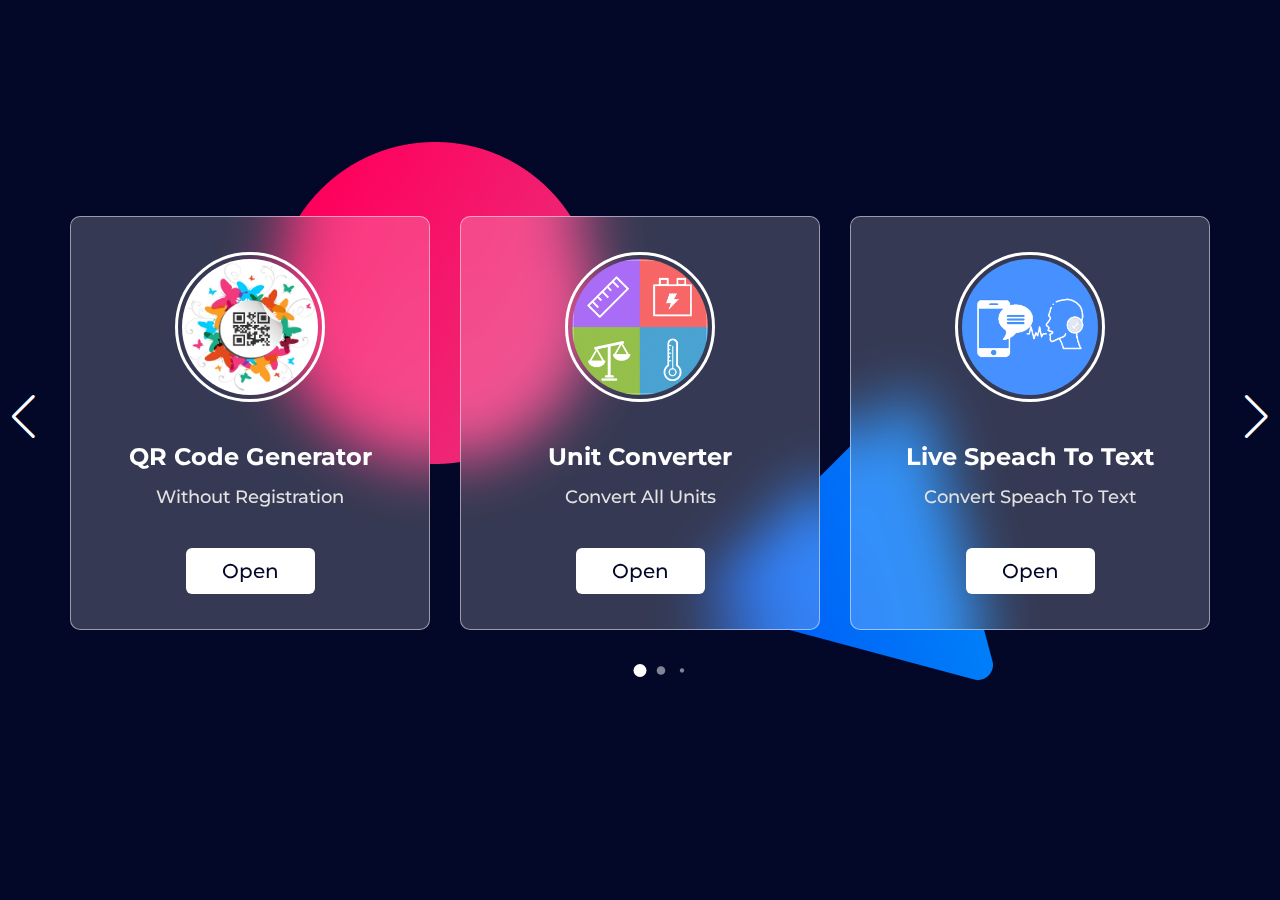
<file: index.html>
<!DOCTYPE html>
<!-- Coding By CodingNepal - www.codingnepalweb.com -->
<html lang="en">
<head>
    <meta charset="UTF-8">
    <meta name="viewport" content="width=device-width, initial-scale=1.0">
    <meta property="og:title" content="IT Tools"> 
    <meta property="og:description" content="Some Free IT Tool, use Without Registration" > 
    <meta property="og:image" content="https://itdata.ge/images/prw.png"> 
    <meta property="og:url"content="https://itdata.ge"> 
  <title>IT Tools</title>
  <!-- Linking SwiperJS CSS -->
  <link rel="stylesheet" href="style.css">
</head>
<body>
  <div class="container swiper">
    <div class="slider-wrapper">
      <div class="card-list swiper-wrapper">
        <div class="card-item swiper-slide">
          <img src="images/img-1.jpg" alt="User Image" class="user-image">
          <h2 class="user-name">QR Code Generator</h2>
          <p class="user-profession">Without Registration</p>
          <button class="message-button" onclick="openQR()" >Open</button>
        </div>

        <div class="card-item swiper-slide">
          <img src="images/img-2.jpg" alt="User Image" class="user-image">
          <h2 class="user-name">Unit Converter</h2>
          <p class="user-profession">Convert All Units</p>
          <button class="message-button" onclick="openUnit()">Open</button>
        </div>

        <div class="card-item swiper-slide">
          <img src="images/img-5.jpg" alt="User Image" class="user-image">
          <h2 class="user-name">Live Speach To Text</h2>
          <p class="user-profession">Convert Speach To Text</p>
          <button class="message-button" onclick="openText()">Open</button>
        </div>

        <div class="card-item swiper-slide">
          <img src="images/img-8.png" alt="User Image" class="user-image">
          <h2 class="user-name">Downloads</h2>
          <p class="user-profession">Mac OS & Windows Downloads</p>
          <button class="message-button" onclick="openDwn()">Open</button>
       </div>

        <div class="card-item swiper-slide">
          <img src="images/img-6.jpg" alt="User Image" class="user-image">
          <h2 class="user-name">Password Generator</h2>
          <p class="user-profession">Generate Strong Password</p>
          <button class="message-button" onclick="openPassword()">Open</button>
        </div>

        <div class="card-item swiper-slide">
          <img src="images/img-3.jpg" alt="User Image" class="user-image">
          <h2 class="user-name">Resize Your Image</h2>
          <p class="user-profession">Resize Image</p>
          <button class="message-button" onclick="openResize()">Open</button>
        </div>

        <div class="card-item swiper-slide">
          <img src="images/img-77.png" alt="User Image" class="user-image">
          <h2 class="user-name">URL Shortener</h2>
          <p class="user-profession">Fast & Simple URL Shortener</p>
        <button class="message-button" onclick="openUrl()">Open</button>
       </div>

        <div class="card-item swiper-slide">
          <img src="images/img-4.jpg" alt="User Image" class="user-image">
          <h2 class="user-name">Subnet Info</h2>
          <p class="user-profession">Get Subnet Information</p>
          <button class="message-button" onclick="openSubnet()">Open</button>
        </div>

        <div class="card-item swiper-slide">
          <img src="images/img-9.png" alt="User Image" class="user-image">
          <h2 class="user-name">Weather APP</h2>
          <p class="user-profession">Simple Weather APP</p>
        <button class="message-button" onclick="openWeather()">Open</button>
       </div>
      </div>
     
      <div class="swiper-pagination"></div>
      <div class="swiper-slide-button swiper-button-prev"></div>
      <div class="swiper-slide-button swiper-button-next"></div>
    </div>
  </div>

  <!-- Linking SwiperJS script -->
  <script src="swiper-bundle.min.js"></script>

  <!-- Linking custom script -->
  <script src="script.js"></script>
</body>
</html>
</file>
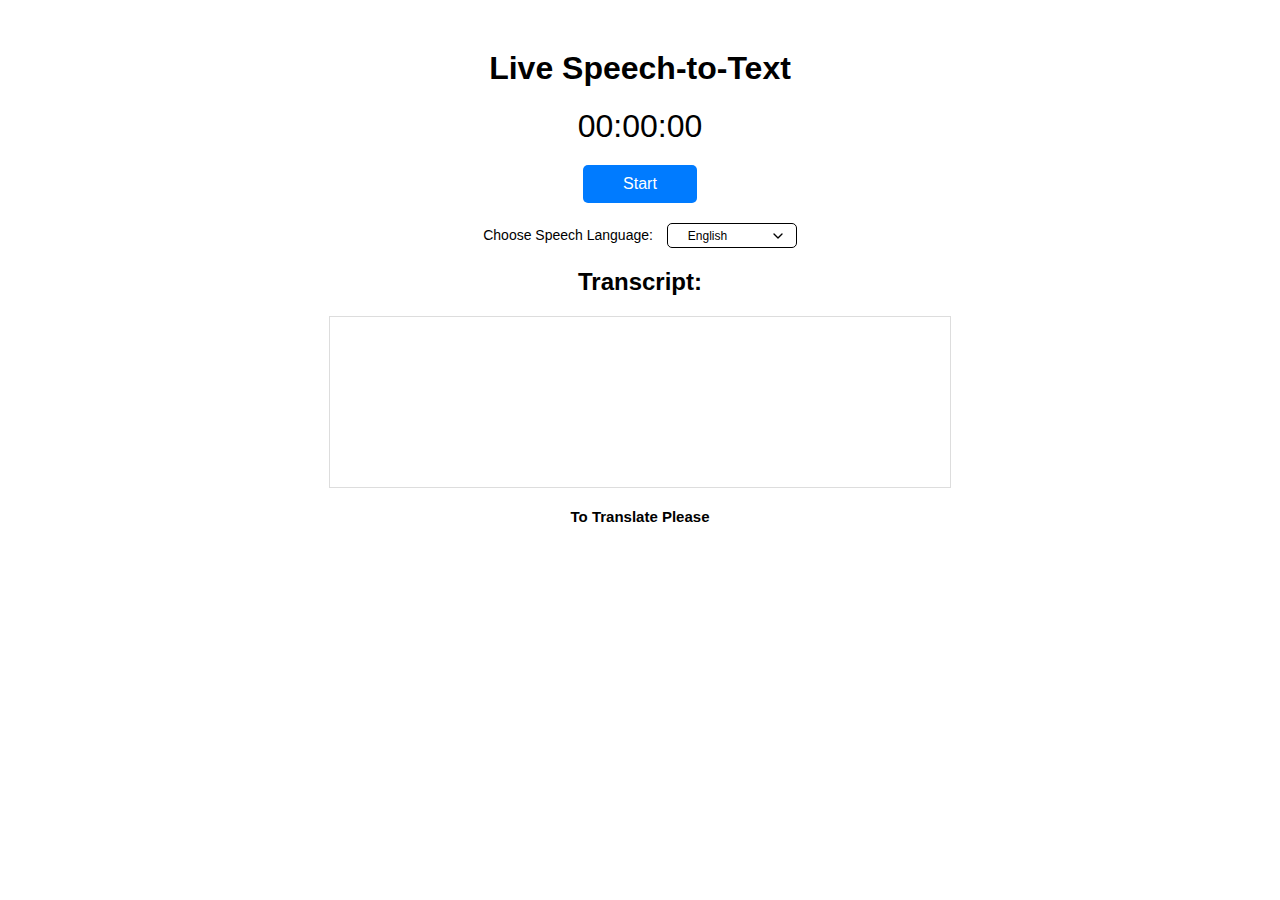
<file: Text_Regnition/index.html>
<!DOCTYPE html>
<html lang="en">
<head>
    <meta charset="UTF-8">
    <meta name="viewport" content="width=device-width, initial-scale=1.0">
    <meta property="og:title" content="Speach to Text Transcript "> 
    <meta property="og:description" content="Free Speach to Text Transcript, You can use Without Registration" > 
    <meta property="og:image" content="https://i.ibb.co/zHN26wR/resized-image-4.png"> 
    <meta property="og:url"content="https://itdata.ge"> 
    <title>Live Speech-to-Text with Translation</title>
    <link rel="stylesheet" href="style.css"> <!-- Link to the CSS file -->
</head>
<body>
    <h1>Live Speech-to-Text</h1>

    <div class="stopwatch" id="stopwatch">00:00:00</div>
    <button id="startStopBtn">Start</button><br>
    <button id="downloadBtn">Download TXT</button>

    <!-- Language Selection Dropdown -->
    <div id="language-selection">
        <label id="lngtxt" for="language">Choose Speech Language: </label>
        <select id="language">
            <option value="en-US">English </option>
            <option value="en-GB">English (United Kingdom)</option>
            <option value="ru-RU">Russian</option>
            <option value="es-ES">Spanish (Spain)</option>
            <option value="es-MX">Spanish (Mexico)</option>
            <option value="fr-FR">French</option>
            <option value="de-DE">German</option>
            <option value="it-IT">Italian</option>
            <option value="ja-JP">Japanese</option>
            <option value="ko-KR">Korean</option>
            <option value="zh-CN">Mandarin (China)</option>
            <option value="zh-TW">Mandarin (Taiwan)</option>
            <option value="nl-NL">Dutch</option>
            <option value="pt-BR">Portuguese (Brazil)</option>
            <option value="pt-PT">Portuguese (Portugal)</option> 
            <option value="hi-IN">Hindi</option>
            <option value="ar-SA">Arabic</option>
            <option value="th-TH">Thai</option>
            <option value="tr-TR">Turkish</option>
            <option value="da-DK">Danish</option>
            <option value="sv-SE">Swedish</option>
            <option value="fi-FI">Finnish</option>
            <option value="he-IL">Hebrew</option>
            <option value="pl-PL">Polish</option>
            <option value="el-GR">Greek</option>
            <option value="hu-HU">Hungarian</option>
            <option value="nb-NO">Norwegian</option>
            <option value="cs-CZ">Czech</option>
            <option value="sk-SK">Slovak</option>
            <option value="bn-IN">Bengali</option>
            <option value="ca-ES">Catalan</option>
            <option value="uk-UA">Ukrainian</option>
        </select>
        
    </div>

    <h2>Transcript:</h2>
    <div id="transcript" contenteditable="true"></div>

    <h2 id="translate">To Translate Please</h2>
    <div id="google_translate_element"></div> <!-- Google Translate dropdown -->

    <!-- Google Translate API Script -->
    <script type="text/javascript">
        function googleTranslateElementInit() {
            new google.translate.TranslateElement({ pageLanguage: 'en' }, 'google_translate_element');
        }
    </script>
    <script type="text/javascript" src="https://translate.google.com/translate_a/element.js?cb=googleTranslateElementInit"></script>

    <script src="script.js"></script> <!-- Link to the JavaScript file -->
</body>
</html>
</file>
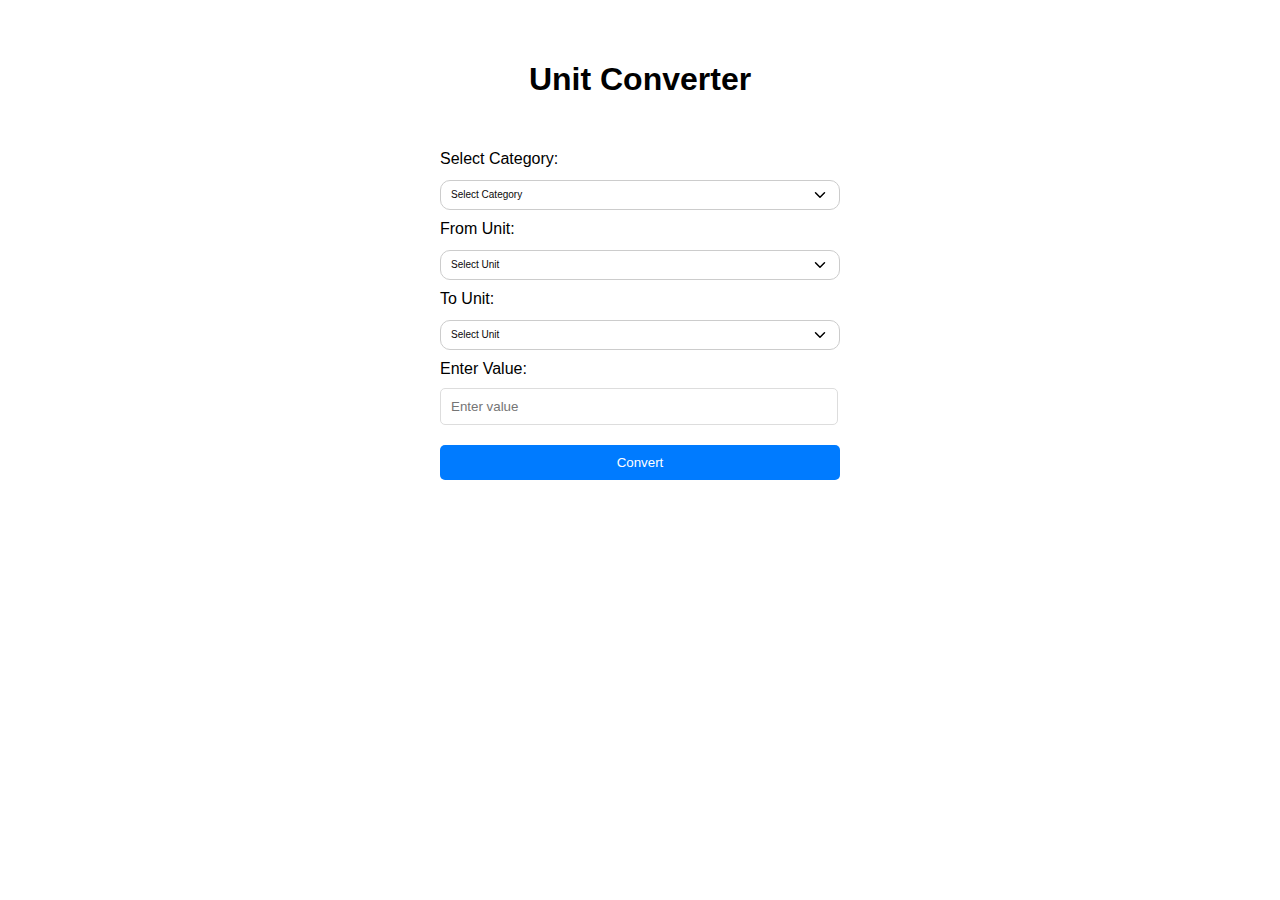
<file: Unit_Converter/index.html>
<!DOCTYPE html>
<html lang="en">
<head>
    <meta charset="UTF-8">
    <meta name="viewport" content="width=device-width, initial-scale=1.0">
    <meta property="og:title" content="Free Unit Converter"> 
    <meta property="og:description" content="Free Unit Converter, use Without Registration" > 
    <meta property="og:image" content="https://i.ibb.co/zHN26wR/resized-image-4.png"> 
    <meta property="og:url"content="https://itdata.ge"> 
    <title>Unit Converter</title>
    <script src="scrips.js"></script>
    <link rel="stylesheet" href="style.css">
    <link rel="icon" href="favicon1.ico" type="image/x-icon">
</head>
<body>
    <h1>Unit Converter</h1>
    <div class="converter">
        <label for="category">Select Category:</label>
        <select id="category" onchange="populateUnits()">
            <option value="">Select Category</option>
            <option value="length">Length</option>
            <option value="temperature">Temperature</option>
            <option value="area">Area</option>
            <option value="volume">Volume</option>
            <option value="weight">Weight</option>
            <option value="time">Time</option>
        </select>
        
        <label for="inputUnit">From Unit:</label>
        <select id="inputUnit">
            <option value="">Select Unit</option>
        </select>

        <label for="outputUnit">To Unit:</label>
        <select id="outputUnit">
            <option value="">Select Unit</option>
        </select>

        <label for="inputValue">Enter Value:</label>
        <input  id="inputValue" placeholder="Enter value">

        <button onclick="convert()">Convert</button>

        <div class="result" id="result"></div>
    </div>
</body>
</html>
</file>
<file: style.css>
/* Importing Google Font - Montserrat */
@import url('https://fonts.googleapis.com/css2?family=Montserrat:ital,wght@0,100..900;1,100..900&display=swap');

* {
  margin: 0;
  padding: 0;
  box-sizing: border-box;
  font-family: "Montserrat", sans-serif;
}

body {
  display: flex;
  align-items: center;
  justify-content: center;
  min-height: 100vh;
  background: url("images/bg1.jpg") #030728 no-repeat center;
}

.slider-wrapper {
  overflow: hidden;
  max-width: 1200px;
  margin: 0 70px 55px;
}

.card-list .card-item {
  height: auto;
  color: #fff;
  user-select: none;
  padding: 35px;
  display: flex;
  flex-direction: column;
  align-items: center;
  justify-content: center;
  border-radius: 10px;
  backdrop-filter: blur(30px);
  background: rgba(255, 255, 255, 0.2);
  border: 1px solid rgba(255, 255, 255, 0.5);
}

.card-list .card-item .user-image {
  width: 150px;
  height: 150px;
  border-radius: 50%;
  margin-bottom: 40px;
  border: 3px solid #fff;
  padding: 4px;
}

.card-list .card-item .user-profession {
  font-size: 1.15rem;
  color: #e3e3e3;
  font-weight: 500;
  margin: 14px 0 40px;
}

.card-list .card-item .message-button {
  font-size: 1.25rem;
  padding: 10px 35px;
  color: #030728;
  border-radius: 6px;
  font-weight: 500;
  cursor: pointer;
  background: #fff;
  border: 1px solid transparent;
  transition: 0.2s ease;
}

.card-list .card-item .message-button:hover {
  background: rgba(255, 255, 255, 0.1);
  border: 1px solid #fff;
  color: #fff;
}

.slider-wrapper .swiper-pagination-bullet {
  background: #fff;
  height: 13px;
  width: 13px;
  opacity: 0.5;
}

.slider-wrapper .swiper-pagination-bullet-active {
  opacity: 1;
}

.slider-wrapper .swiper-slide-button {
  color: #fff;
  margin-top: -55px;
  transition: 0.2s ease;
}

.slider-wrapper .swiper-slide-button:hover {
  color: #4658ff;
}

@media (max-width: 768px) {
  .slider-wrapper {
    margin: 0 10px 40px;
  }

  .slider-wrapper .swiper-slide-button {
    display: none;
  }

  .user-profession {
    font-size: 10px;
    text-align: center;
  }
}

/*From Chat*/

/* Font Face Definition */
@font-face {
  font-family: 'swiper-icons';
  src: url('data:application/font-woff;charset=utf-8;base64, [base64]//wADZ2x5ZgAAAywAAADMAAAD2MHtryVoZWFkAAABbAAAADAAAAA2E2+eoWhoZWEAAAGcAAAAHwAAACQC9gDzaG10eAAAAigAAAAZAAAArgJkABFsb2NhAAAC0AAAAFoAAABaFQAUGG1heHAAAAG8AAAAHwAAACAAcABAbmFtZQAAA/gAAAE5AAACXvFdBwlwb3N0AAAFNAAAAGIAAACE5s74hXjaY2BkYGAAYpf5Hu/j+W2+MnAzMYDAzaX6QjD6/4//Bxj5GA8AuRwMYGkAPywL13jaY2BkYGA88P8Agx4j+/8fQDYfA1AEBWgDAIB2BOoAeNpjYGRgYNBh4GdgYgABEMnIABJzYNADCQAACWgAsQB42mNgYfzCOIGBlYGB0YcxjYGBwR1Kf2WQZGhhYGBiYGVmgAFGBiQQkOaawtDAoMBQxXjg/wEGPcYDDA4wNUA2CCgwsAAAO4EL6gAAeNpj2M0gyAACqxgGNWBkZ2D4/wMA+xkDdgAAAHjaY2BgYGaAYBkGRgYQiAHyGMF8FgYHIM3DwMHABGQrMOgyWDLEM1T9/w8UBfEMgLzE////P/5//f/V/xv+r4eaAAeMbAxwIUYmIMHEgKYAYjUcsDAwsLKxc3BycfPw8jEQA/[base64]/uznmfPFBNODM2K7MTQ45YEAZqGP81AmGGcF3iPqOop0r1SPTaTbVkfUe4HXj97wYE+yNwWYxwWu4v1ugWHgo3S1XdZEVqWM7ET0cfnLGxWfkgR42o2PvWrDMBSFj/IHLaF0zKjRgdiVMwScNRAoWUoH78Y2icB/yIY09An6AH2Bdu/UB+yxopYshQiEvnvu0dURgDt8QeC8PDw7Fpji3fEA4z/PEJ6YOB5hKh4dj3EvXhxPqH/SKUY3rJ7srZ4FZnh1PMAtPhwP6fl2PMJMPDgeQ4rY8YT6Gzao0eAEA409DuggmTnFnOcSCiEiLMgxCiTI6Cq5DZUd3Qmp10vO0LaLTd2cjN4fOumlc7lUYbSQcZFkutRG7g6JKZKy0RmdLY680CDnEJ+UMkpFFe1RN7nxdVpXrC4aTtnaurOnYercZg2YVmLN/d/gczfEimrE/fs/bOuq29Zmn8tloORaXgZgGa78yO9/cnXm2BpaGvq25Dv9S4E9+5SIc9PqupJKhYFSSl47+Qcr1mYNAAAAeNptw0cKwkAAAMDZJA8Q7OUJvkLsPfZ6zFVERPy8qHh2YER+3i/BP83vIBLLySsoKimrqKqpa2hp6+jq6RsYGhmbmJqZSy0sraxtbO3sHRydnEMU4uR6yx7JJXveP7WrDycAAAAAAAH//wACeNpjYGRgYOABYhkgZgJCZgZNBkYGLQZtIJsFLMYAAAw3ALgAeNolizEKgDAQBCchRbC2sFER0YD6qVQiBCv/H9ezGI6Z5XBAw8CBK/m5iQQVauVbXLnOrMZv2oLdKFa8Pjuru2hJzGabmOSLzNMzvutpB3N42mNgZGBg4GKQYzBhYMxJLMlj4GBgAYow/P/PAJJhLM6sSoWKfWCAAwDAjgbRAAB42mNgYGBkAIIbCZo5IPrmUn0hGA0AO8EFTQAA');
  font-weight: 400;
  font-style: normal;
}

/* Root Variables */
:root {
  --swiper-theme-color: #007aff;
  --swiper-navigation-size: 44px;
}

/* Host Styles */
:host {
  position: relative;
  display: block;
  margin-left: auto;
  margin-right: auto;
  z-index: 1;
}

/* Core Swiper Styles */
.swiper {
  margin-left: auto;
  margin-right: auto;
  position: relative;
  overflow: hidden;
  list-style: none;
  padding: 0;
  z-index: 1;
  display: block;
}

/* Wrapper Styles */
.swiper-wrapper {
  position: relative;
  width: 100%;
  height: 100%;
  z-index: 1;
  display: flex;
  transition-property: transform;
  transition-timing-function: var(--swiper-wrapper-transition-timing-function, initial);
  box-sizing: content-box;
}

/* Direction-specific Styles */
.swiper-vertical > .swiper-wrapper {
  flex-direction: column;
}

.swiper-horizontal {
  touch-action: pan-y;
}

.swiper-vertical {
  touch-action: pan-x;
}

/* Platform-specific Transforms */
.swiper-android .swiper-slide,
.swiper-ios .swiper-slide,
.swiper-wrapper {
  transform: translate3d(0px, 0, 0);
}

/* Slide Styles */
.swiper-slide {
  flex-shrink: 0;
  width: 100%;
  height: 100%;
  position: relative;
  transition-property: transform;
  display: block;
}

.swiper-slide-invisible-blank {
  visibility: hidden;
}

/* Auto Height Styles */
.swiper-autoheight,
.swiper-autoheight .swiper-slide {
  height: auto;
}

.swiper-autoheight .swiper-wrapper {
  align-items: flex-start;
  transition-property: transform, height;
}

/* Backface Hidden */
.swiper-backface-hidden .swiper-slide {
  transform: translateZ(0);
  -webkit-backface-visibility: hidden;
  backface-visibility: hidden;
}

/* 3D Effects */
.swiper-3d {
  perspective: 1200px;
}

.swiper-3d.swiper-css-mode .swiper-wrapper {
  perspective: 1200px;
}

.swiper-3d .swiper-wrapper {
  transform-style: preserve-3d;
}

.swiper-3d .swiper-slide,
.swiper-3d .swiper-slide-shadow,
.swiper-3d .swiper-slide-shadow-left,
.swiper-3d .swiper-slide-shadow-right,
.swiper-3d .swiper-slide-shadow-top,
.swiper-3d .swiper-slide-shadow-bottom,
.swiper-3d .swiper-cube-shadow {
  transform-style: preserve-3d;
}

.swiper-3d .swiper-slide-shadow,
.swiper-3d .swiper-slide-shadow-left,
.swiper-3d .swiper-slide-shadow-right,
.swiper-3d .swiper-slide-shadow-top,
.swiper-3d .swiper-slide-shadow-bottom {
  position: absolute;
  left: 0;
  top: 0;
  width: 100%;
  height: 100%;
  pointer-events: none;
  z-index: 10;
}

.swiper-3d .swiper-slide-shadow {
  background: rgba(0, 0, 0, 0.15);
}

.swiper-3d .swiper-slide-shadow-left {
  background-image: linear-gradient(to left, rgba(0, 0, 0, 0.5), rgba(0, 0, 0, 0));
}

.swiper-3d .swiper-slide-shadow-right {
  background-image: linear-gradient(to right, rgba(0, 0, 0, 0.5), rgba(0, 0, 0, 0));
}

.swiper-3d .swiper-slide-shadow-top {
  background-image: linear-gradient(to top, rgba(0, 0, 0, 0.5), rgba(0, 0, 0, 0));
}

.swiper-3d .swiper-slide-shadow-bottom {
  background-image: linear-gradient(to bottom, rgba(0, 0, 0, 0.5), rgba(0, 0, 0, 0));
}

/* CSS Mode Styles */
.swiper-css-mode > .swiper-wrapper {
  overflow: auto;
  scrollbar-width: none;
  -ms-overflow-style: none;
}

.swiper-css-mode > .swiper-wrapper::-webkit-scrollbar {
  display: none;
}

.swiper-css-mode > .swiper-wrapper > .swiper-slide {
  scroll-snap-align: start start;
}

.swiper-css-mode.swiper-horizontal > .swiper-wrapper {
  scroll-snap-type: x mandatory;
}

.swiper-css-mode.swiper-vertical > .swiper-wrapper {
  scroll-snap-type: y mandatory;
}

.swiper-css-mode.swiper-free-mode > .swiper-wrapper {
  scroll-snap-type: none;
}

.swiper-css-mode.swiper-free-mode > .swiper-wrapper > .swiper-slide {
  scroll-snap-align: none;
}

.swiper-css-mode.swiper-centered > .swiper-wrapper::before {
  content: '';
  flex-shrink: 0;
  order: 9999;
}

.swiper-css-mode.swiper-centered > .swiper-wrapper > .swiper-slide {
  scroll-snap-align: center center;
  scroll-snap-stop: always;
}

.swiper-css-mode.swiper-centered.swiper-horizontal > .swiper-wrapper > .swiper-slide:first-child {
  margin-inline-start: var(--swiper-centered-offset-before);
}

.swiper-css-mode.swiper-centered.swiper-horizontal > .swiper-wrapper::before {
  height: 100%;
  min-height: 1px;
  width: var(--swiper-centered-offset-after);
}

.swiper-css-mode.swiper-centered.swiper-vertical > .swiper-wrapper > .swiper-slide:first-child {
  margin-block-start: var(--swiper-centered-offset-before);
}

.swiper-css-mode.swiper-centered.swiper-vertical > .swiper-wrapper::before {
  width: 100%;
  min-width: 1px;
  height: var(--swiper-centered-offset-after);
}

/* Navigation Buttons */
.swiper-button-prev,
.swiper-button-next {
  position: absolute;
  top: var(--swiper-navigation-top-offset, 50%);
  width: calc(var(--swiper-navigation-size) / 44 * 27);
  height: var(--swiper-navigation-size);
  margin-top: calc(0px - (var(--swiper-navigation-size) / 2));
  z-index: 10;
  cursor: pointer;
  display: flex;
  align-items: center;
  justify-content: center;
  color: var(--swiper-navigation-color, var(--swiper-theme-color));
}

.swiper-button-prev.swiper-button-disabled,
.swiper-button-next.swiper-button-disabled {
  opacity: 0.35;
  cursor: auto;
  pointer-events: none;
}

.swiper-button-prev.swiper-button-hidden,
.swiper-button-next.swiper-button-hidden {
  opacity: 0;
  cursor: auto;
  pointer-events: none;
}

.swiper-navigation-disabled .swiper-button-prev {
  display:none!important
}

.swiper-button-next svg,.swiper-button-prev svg {
  width:100%;
  height:100%;
  object-fit:contain;
  transform-origin:center
}

.swiper-rtl .swiper-button-next svg,.swiper-rtl .swiper-button-prev svg {
  transform:rotate(180deg);
}

/* Navigation Buttons */
.swiper-button-prev,
.swiper-rtl .swiper-button-next {
  left: var(--swiper-navigation-sides-offset, 10px);
  right: auto;
}

.swiper-button-next,
.swiper-rtl .swiper-button-prev {
  right: var(--swiper-navigation-sides-offset, 10px);
  left: auto;
}

.swiper-button-lock {
  display: none;
}

/* Navigation Button Icons */
.swiper-button-next:after,
.swiper-button-prev:after {
  font-family: swiper-icons;
  font-size: var(--swiper-navigation-size);
  text-transform: none !important;
  letter-spacing: 0;
  font-variant: initial;
  line-height: 1;
}

.swiper-button-prev:after,
.swiper-rtl .swiper-button-next:after {
  content: 'prev';
}

.swiper-button-next:after,
.swiper-rtl .swiper-button-prev:after {
  content: 'next';
}

/* Base pagination styling */
.swiper-pagination {
  position: absolute;
  text-align: center;
  transition: 0.3s opacity;
  transform: translate3d(0, 0, 0);
  z-index: 10;
}

/* Hidden state */
.swiper-pagination.swiper-pagination-hidden {
  opacity: 0;
}

/* Disabled state */
.swiper-pagination-disabled > .swiper-pagination,
.swiper-pagination.swiper-pagination-disabled {
  display: none !important;
}

/* Horizontal pagination positioning */
.swiper-horizontal > .swiper-pagination-bullets,
.swiper-pagination-bullets.swiper-pagination-horizontal,
.swiper-pagination-custom,
.swiper-pagination-fraction {
  bottom: var(--swiper-pagination-bottom, 8px);
  top: var(--swiper-pagination-top, auto);
  left: 0;
  width: 100%;
}

/* Dynamic bullets styling */
.swiper-pagination-bullets-dynamic {
  overflow: hidden;
  font-size: 0;
}

.swiper-pagination-bullets-dynamic .swiper-pagination-bullet {
  transform: scale(0.33);
  position: relative;
}

.swiper-pagination-bullets-dynamic .swiper-pagination-bullet-active {
  transform: scale(1);
}

.swiper-pagination-bullets-dynamic .swiper-pagination-bullet-active-main {
  transform: scale(1);
}

.swiper-pagination-bullets-dynamic .swiper-pagination-bullet-active-prev {
  transform: scale(0.66);
}

.swiper-pagination-bullets-dynamic .swiper-pagination-bullet-active-prev-prev {
  transform: scale(0.33);
}

.swiper-pagination-bullets-dynamic .swiper-pagination-bullet-active-next {
  transform: scale(0.66);
}

.swiper-pagination-bullets-dynamic .swiper-pagination-bullet-active-next-next {
  transform: scale(0.33);
}


/* Individual bullet styling */
.swiper-pagination-bullet {
  width: var(--swiper-pagination-bullet-width, var(--swiper-pagination-bullet-size, 8px));
  height: var(--swiper-pagination-bullet-height, var(--swiper-pagination-bullet-size, 8px));
  display: inline-block;
  border-radius: var(--swiper-pagination-bullet-border-radius, 50%);
  background: var(--swiper-pagination-bullet-inactive-color, #000);
  opacity: var(--swiper-pagination-bullet-inactive-opacity, 0.2);
}

/* Button bullet styling */
button.swiper-pagination-bullet {
  border: none;
  margin: 0;
  padding: 0;
  box-shadow: none;
  -webkit-appearance: none;
  appearance: none;
}

/* Clickable bullets */
.swiper-pagination-clickable .swiper-pagination-bullet {
  cursor: pointer;
}

/* Single bullet case */
.swiper-pagination-bullet:only-child {
  display: none !important;
}

/* Active bullet state */
.swiper-pagination-bullet-active {
  opacity: var(--swiper-pagination-bullet-opacity, 1);
  background: var(--swiper-pagination-color, var(--swiper-theme-color));
}

/* Vertical pagination styling */
.swiper-pagination-vertical.swiper-pagination-bullets,
.swiper-vertical > .swiper-pagination-bullets {
  right: var(--swiper-pagination-right, 8px);
  left: var(--swiper-pagination-left, auto);
  top: 50%;
  transform: translate3d(0px, -50%, 0);
}

.swiper-pagination-vertical.swiper-pagination-bullets .swiper-pagination-bullet,
.swiper-vertical > .swiper-pagination-bullets .swiper-pagination-bullet {
  margin: var(--swiper-pagination-bullet-vertical-gap, 6px) 0;
  display: block;
}

/* Dynamic vertical bullets */
.swiper-pagination-vertical.swiper-pagination-bullets.swiper-pagination-bullets-dynamic,
.swiper-vertical > .swiper-pagination-bullets.swiper-pagination-bullets-dynamic {
  top: 50%;
  transform: translateY(-50%);
  width: 8px;
}

.swiper-pagination-vertical.swiper-pagination-bullets.swiper-pagination-bullets-dynamic .swiper-pagination-bullet,
.swiper-vertical > .swiper-pagination-bullets.swiper-pagination-bullets-dynamic .swiper-pagination-bullet {
  display: inline-block;
  transition: 0.2s transform, 0.2s top;
}

/* Horizontal bullet spacing */
.swiper-horizontal > .swiper-pagination-bullets .swiper-pagination-bullet,
.swiper-pagination-horizontal.swiper-pagination-bullets .swiper-pagination-bullet {
  margin: 0 var(--swiper-pagination-bullet-horizontal-gap, 4px);
}

/* Dynamic horizontal bullets */
.swiper-horizontal > .swiper-pagination-bullets.swiper-pagination-bullets-dynamic,
.swiper-pagination-horizontal.swiper-pagination-bullets.swiper-pagination-bullets-dynamic {
  left: 50%;
  transform: translateX(-50%);
  white-space: nowrap;
}

.swiper-horizontal > .swiper-pagination-bullets.swiper-pagination-bullets-dynamic .swiper-pagination-bullet,
.swiper-pagination-horizontal.swiper-pagination-bullets.swiper-pagination-bullets-dynamic .swiper-pagination-bullet {
  transition: 0.2s transform, 0.2s left;
}

/* RTL support */
.swiper-horizontal.swiper-rtl > .swiper-pagination-bullets-dynamic .swiper-pagination-bullet {
  transition: 0.2s transform, 0.2s right;
}

/* Fraction pagination */
.swiper-pagination-fraction {
  color: var(--swiper-pagination-fraction-color, inherit);
}

/* Progress bar */
.swiper-pagination-progressbar {
  background: var(--swiper-pagination-progressbar-bg-color, rgba(0, 0, 0, 0.25));
  position: absolute;
}

.swiper-pagination-progressbar .swiper-pagination-progressbar-fill {
  background: var(--swiper-pagination-color, var(--swiper-theme-color));
  position: absolute;
  left: 0;
  top: 0;
  width: 100%;
  height: 100%;
  transform: scale(0);
  transform-origin: left top;
}

/* RTL progress bar */
.swiper-rtl .swiper-pagination-progressbar .swiper-pagination-progressbar-fill {
  transform-origin: right top;
}

/* Horizontal progress bar */
.swiper-horizontal > .swiper-pagination-progressbar,
.swiper-pagination-progressbar.swiper-pagination-horizontal,
.swiper-pagination-progressbar.swiper-pagination-vertical.swiper-pagination-progressbar-opposite,
.swiper-vertical > .swiper-pagination-progressbar.swiper-pagination-progressbar-opposite {
  width: 100%;
  height: var(--swiper-pagination-progressbar-size, 4px);
  left: 0;
  top: 0;
}

/* Vertical progress bar */
.swiper-horizontal > .swiper-pagination-progressbar.swiper-pagination-progressbar-opposite,
.swiper-pagination-progressbar.swiper-pagination-horizontal.swiper-pagination-progressbar-opposite,
.swiper-pagination-progressbar.swiper-pagination-vertical,
.swiper-vertical > .swiper-pagination-progressbar {
  width: var(--swiper-pagination-progressbar-size, 4px);
  height: 100%;
  left: 0;
  top: 0;
}

/* Lock state */
.swiper-pagination-lock {
  display: none;
}

/* Scrollbar */
.swiper-scrollbar {
  border-radius: var(--swiper-scrollbar-border-radius, 10px);
  position: relative;
  touch-action: none;
  background: var(--swiper-scrollbar-bg-color, rgba(0, 0, 0, .1));
}

.swiper-scrollbar-disabled > .swiper-scrollbar,
.swiper-scrollbar.swiper-scrollbar-disabled {
  display: none !important;
}

/* Special Effects */
/* Fade Effect */
.swiper-fade .swiper-slide {
  pointer-events: none;
  transition-property: opacity;
}

.swiper-fade .swiper-slide-active {
  pointer-events: auto;
}

/* Cube Effect */
.swiper.swiper-cube {
  overflow: visible;
}

.swiper-cube .swiper-slide {
  pointer-events: none;
  -webkit-backface-visibility: hidden;
  backface-visibility: hidden;
  z-index: 1;
  visibility: hidden;
  transform-origin: 0 0;
  width: 100%;
  height: 100%;
}

/* Flip Effect */
.swiper.swiper-flip {
  overflow: visible;
}

.swiper-flip .swiper-slide {
  pointer-events: none;
  -webkit-backface-visibility: hidden;
  backface-visibility: hidden;
  z-index: 1;
}

/* Cards Effect */
.swiper.swiper-cards {
  overflow: visible;
}

.swiper-cards .swiper-slide {
  transform-origin: center bottom;
  -webkit-backface-visibility: hidden;
  backface-visibility: hidden;
  overflow: hidden;
}
</file>
<file: Text_Regnition/style.css>
body {
    font-family: Arial, sans-serif;
    text-align: center;
    margin: 50px;
}
.stopwatch {
    font-size: 2em;
    margin-bottom: 20px;
}
button {
    padding: 10px 40px;
    font-size: 16px;
    margin-bottom: 20px;
    cursor: pointer;
    background-color: #007BFF;
    color: white;
    border: none;
    border-radius: 5px;
}
button:hover {
    background-color: #0056b3;
}
#transcript {
    font-size: 1.2em;
    border: 1px solid #ddd;
    padding: 10px;
    width: 100%;
    max-width: 600px;
    margin: 20px auto;
    min-height: 150px;
    text-align: left;
    white-space: pre-wrap; /* Preserve newlines */
}
#downloadBtn, #ttsBtn {
    display: none; /* Hidden until Stop is pressed */
}
#google_translate_element select {
    width: 150px;
    height: 25px;
    padding: 2px 20px;
    font-size: 12px;
    text-align: left;
    background-color: transparent;
    color: rgb(0, 0, 0);
    border: 1px solid #000;
    border-radius: 5px;
    cursor: pointer;
    appearance: none;  /*Remove default select styling */
}
#google_translate_element {
    margin-bottom: 10px;  
    margin-top: 5px;
}
#translate{
    font-size: 15px;
    font-weight: bold;
}
#language-selection {
    margin-bottom: 20px;
}

#language {
    width: 130px;
    height: 25px;
    padding: 2px 20px;
    font-size: 12px;
    text-align: left;
    background-color: transparent;
    color: black;
    border: 1px solid #000;
    border-radius: 5px;
    cursor: pointer;
    appearance: none;
    
}

#lngtxt{
    font-size: 14px;
    margin-right: 10px;
}

select {
    background-image: url('data:image/svg+xml;charset=US-ASCII,%3Csvg xmlns%3D%22http%3A//www.w3.org/2000/svg%22 viewBox%3D%220 0 24 24%22 fill%3D%22none%22 stroke%3D%22%23000000%22 stroke-width%3D%222%22 stroke-linecap%3D%22round%22 stroke-linejoin%3D%22round%22%3E%3Cpolyline points%3D%226 9 12 15 18 9%22/%3E%3C/svg%3E');
    background-repeat: no-repeat;
    background-position: right 10px center;
    background-size: 16px;
    cursor: pointer;
}

/* For narrow down arrow */
select::after {
    content: '\25BC'; /* Unicode character for down arrow */
    position: absolute;
    right: 15px;
    top: 15px;
    pointer-events: none; /* Ensure clicks go to the select, not the arrow */
    color: #fff;
    font-size: 12px;
}
</file>
<file: Unit_Converter/style.css>
body {
    font-family: Arial, sans-serif;
    margin: 0;
    padding: 40px;
    background-color: #ffffff;
}
h1 {
    text-align: center;
}
.converter {
    max-width: 400px;
    margin: 0 auto;
    background: white;
    padding: 20px;
    border-radius: 5px;
    
}
.converter label {
    display: block;
    margin-bottom: 10px;
    margin-top: 10px;
}
.converter select {
    appearance: none;
    -webkit-appearance: none;
    -moz-appearance: none;
    background-color: #ffffff;
    border: 1px solid #ccc;
    border-radius: 10px;
    padding: 2px 10px;
    font-size: 10px;
    width: 100%;
    height: 30px;
    margin-top: 2px;   
} 

.outputUnit .inputUnit .category {
    border-radius: 5px;
}

.converter select:hover, select:focus {
    border-color: #007bff;
    box-shadow: 0 0 5px rgba(0,123,255,0.5);
}

.converter input:hover, select:focus {
    border-color: #007bff;
    box-shadow: 0 0 5px rgba(0,123,255,0.5);
}

.converter input {
    width: 94%;
    padding: 10px;
    margin-bottom: 20px;
    border: 1px solid #ddd;
    border-radius: 5px;
}

.converter button {
    width: 100%;
    padding: 10px;
    background-color: #007bff;
    color: white;
    border: none;
    border-radius: 5px;
    cursor: pointer;
}
.converter button:hover {
    background-color: #0056b3;
}
.converter:focus-within {
    background-color: #ffffff;
    box-shadow: 5px 5px 5px 5px rgba(0, 0, 0, 0.4);
}
body:focus-within{
    background-color: transparent;
}
.result {
    text-align: center;
    margin-top: 20px;
    font-size: 1.2em;
}


.converter select {
    background-image: url('data:image/svg+xml;charset=US-ASCII,%3Csvg xmlns%3D%22http%3A//www.w3.org/2000/svg%22 viewBox%3D%220 0 24 24%22 fill%3D%22none%22 stroke%3D%22%23000000%22 stroke-width%3D%222%22 stroke-linecap%3D%22round%22 stroke-linejoin%3D%22round%22%3E%3Cpolyline points%3D%226 9 12 15 18 9%22/%3E%3C/svg%3E');
    background-repeat: no-repeat;
    background-position: right 10px center;
    background-size: 18px;
    background-color: #fff;
    color: #0a0909;
    cursor: pointer;
}

/* For narrow down arrow */

.converter select::after {
    content: '\25BC'; /* Unicode character for down arrow */
    position: absolute;
    right: 15px;
    top: 15px;
    pointer-events: none; /* Ensure clicks go to the select, not the arrow */
    color: #fff;
    font-size: 12px;
}
</file>
